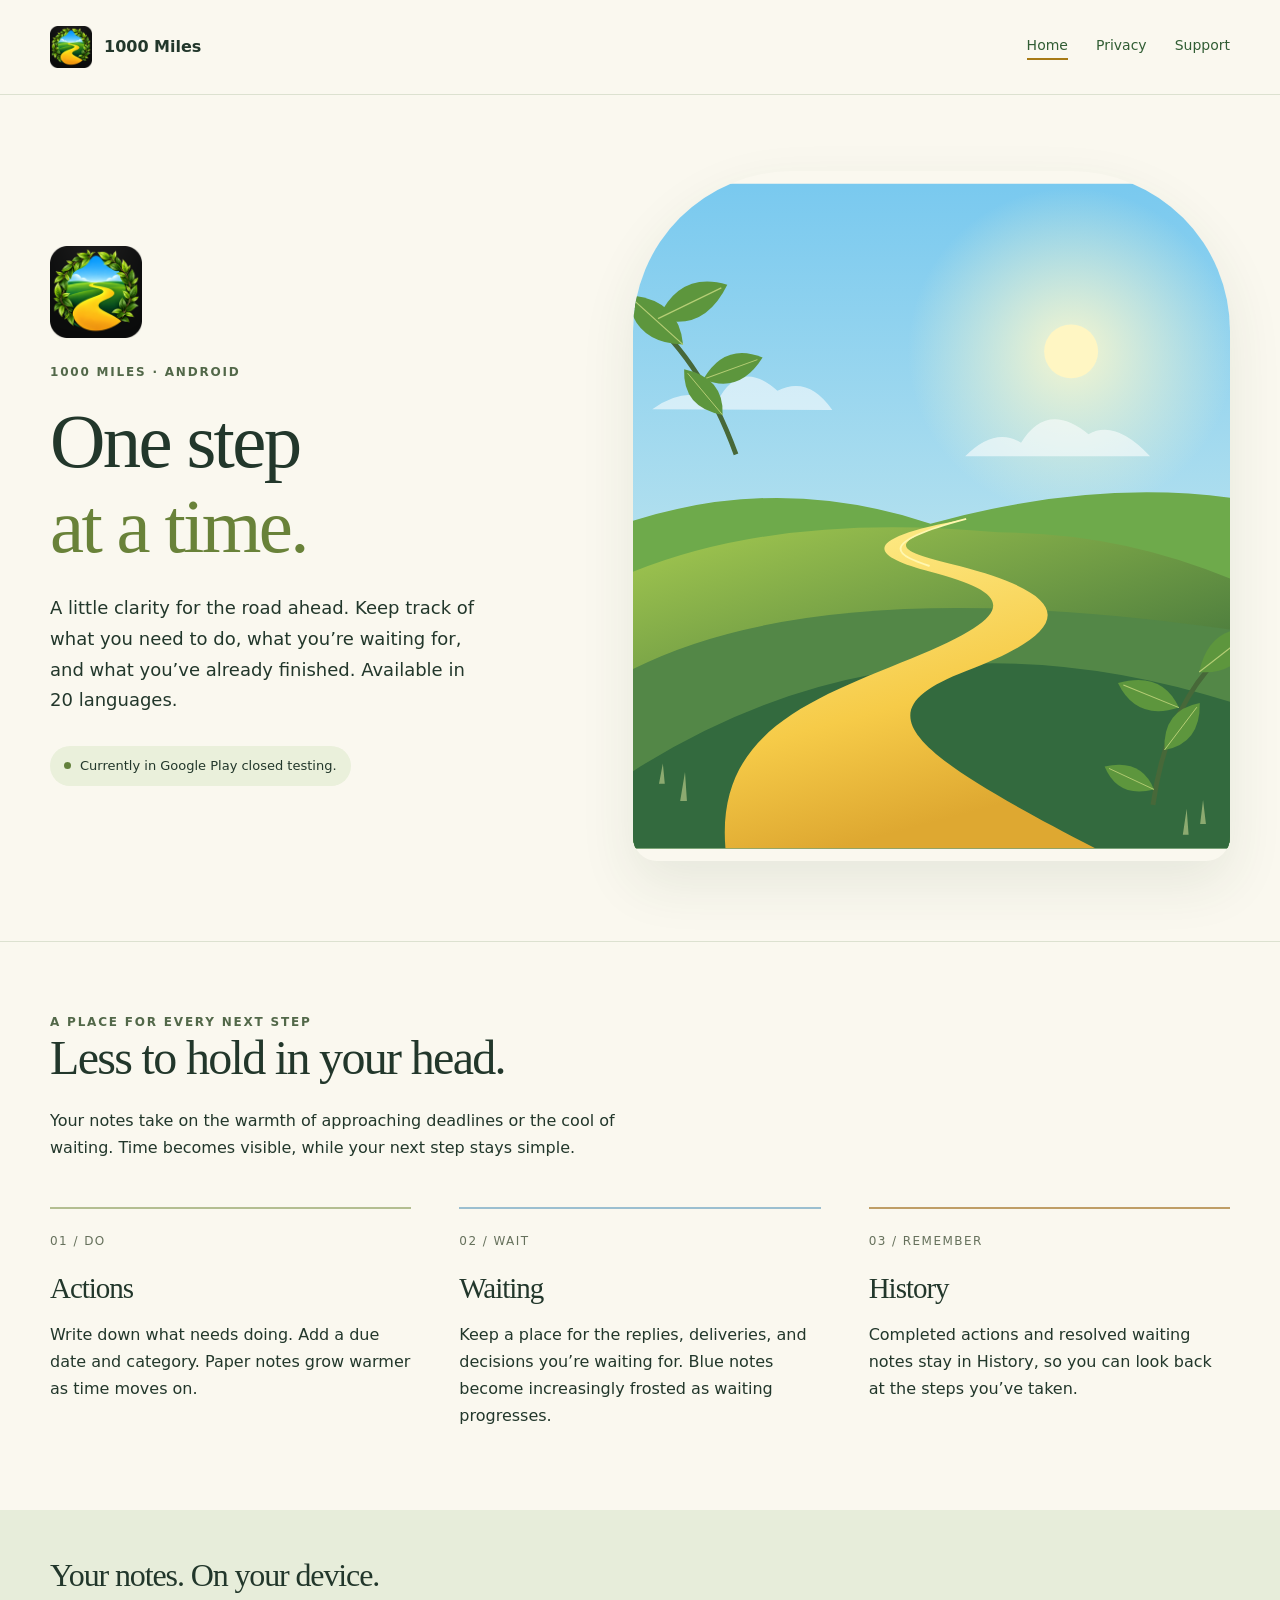
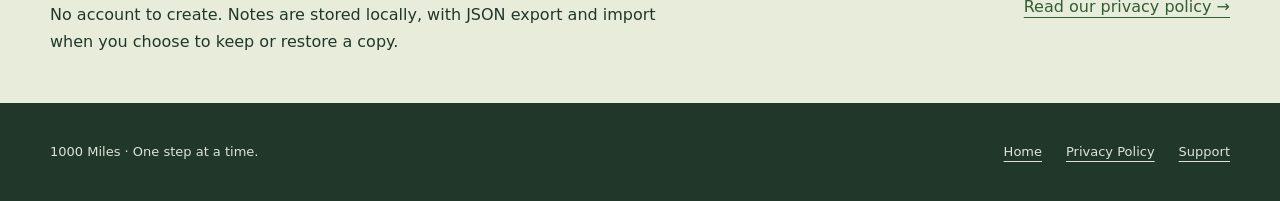
<file: index.html>
<!doctype html><html lang="en"><head><meta charset="utf-8"><meta name="viewport" content="width=device-width, initial-scale=1"><title>1000 Miles — One step at a time.</title><meta name="description" content="A calm Android app for your actions, the things you are waiting for, and the steps you have completed."><meta name="theme-color" content="#20372a"><link rel="canonical" href="https://sergeysolosin1979-prog.github.io/1000-miles-site/"><link rel="icon" href="assets/icon.png" type="image/png"><link rel="stylesheet" href="assets/site.css"></head><body><a class="skip" href="#main">Skip to content</a><header><div class="wrap"><a class="brand" href="index.html"><img src="assets/icon.png" alt="" width="42" height="42">1000 Miles</a><nav aria-label="Main navigation"><a href="index.html" aria-current="page">Home</a><a href="privacy.html">Privacy</a><a href="support.html">Support</a></nav></div></header><main id="main"><div class="wrap hero"><div><img class="hero-icon" src="assets/icon.png" width="92" height="92" alt="1000 Miles app icon: a golden road through green fields, framed by leaves"><div class="eyebrow">1000 Miles · Android</div><h1>One step<br><em>at a time.</em></h1><p>A little clarity for the road ahead. Keep track of what you need to do, what you’re waiting for, and what you’ve already finished. Available in 20 languages.</p><span class="status">Currently in Google Play closed testing.</span></div><img class="scene" src="assets/journey.svg" width="620" height="690" alt="A winding golden road through green summer fields under a sunny blue sky"></div><section class="journey"><div class="wrap"><div class="section-intro"><div class="eyebrow">A place for every next step</div><h2>Less to hold in your head.</h2><p>Your notes take on the warmth of approaching deadlines or the cool of waiting. Time becomes visible, while your next step stays simple.</p></div><div class="steps"><article class="step"><div class="number">01 / DO</div><h3>Actions</h3><p>Write down what needs doing. Add a due date and category. Paper notes grow warmer as time moves on.</p></article><article class="step"><div class="number">02 / WAIT</div><h3>Waiting</h3><p>Keep a place for the replies, deliveries, and decisions you’re waiting for. Blue notes become increasingly frosted as waiting progresses.</p></article><article class="step"><div class="number">03 / REMEMBER</div><h3>History</h3><p>Completed actions and resolved waiting notes stay in History, so you can look back at the steps you’ve taken.</p></article></div></div></section><section class="quiet"><div class="wrap"><div><h2>Your notes. On your device.</h2><p>No account to create. Notes are stored locally, with JSON export and import when you choose to keep or restore a copy.</p></div><a href="privacy.html">Read our privacy policy →</a></div></section></main><footer class="footer"><div class="wrap"><p>1000 Miles · One step at a time.</p><div class="footer-links"><a href="index.html">Home</a><a href="privacy.html">Privacy Policy</a><a href="support.html">Support</a></div></div></footer></body></html>
</file>
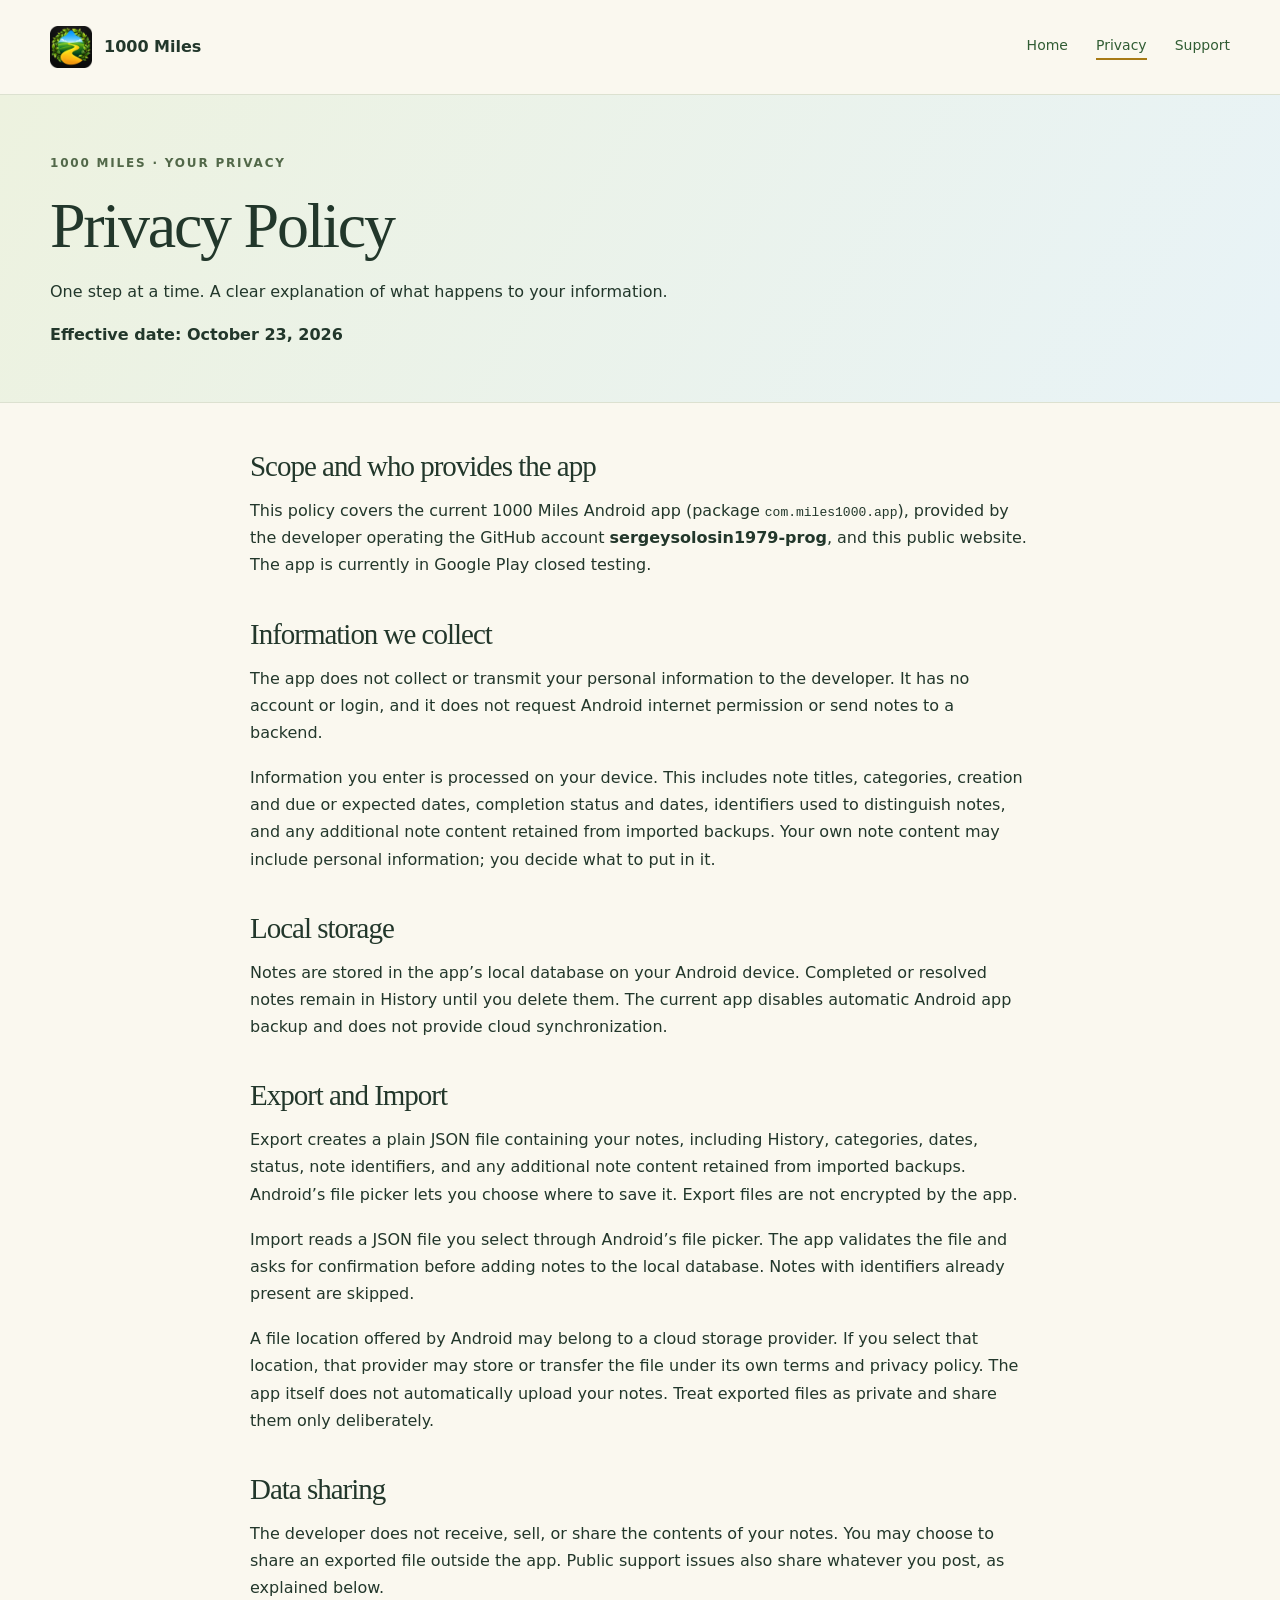
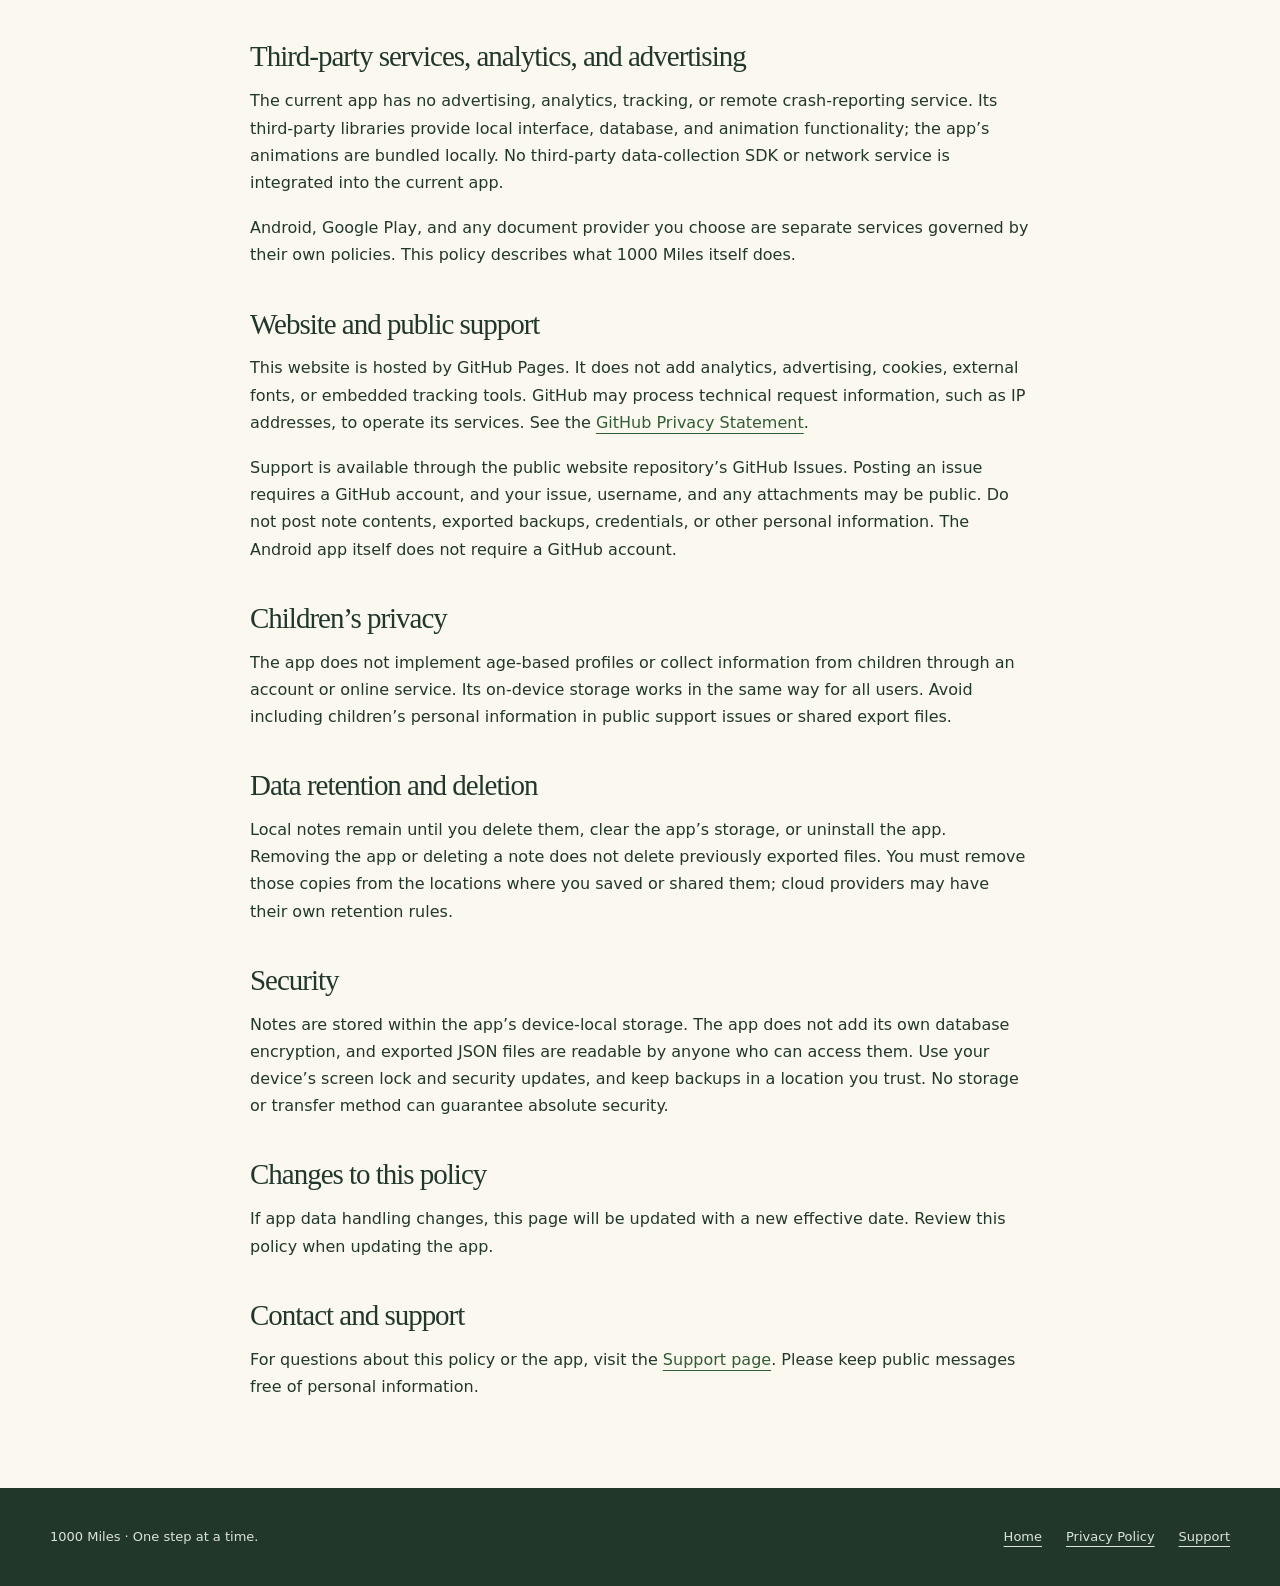
<file: privacy.html>
<!doctype html><html lang="en"><head><meta charset="utf-8"><meta name="viewport" content="width=device-width, initial-scale=1"><title>Privacy Policy — 1000 Miles</title><meta name="description" content="How 1000 Miles stores notes locally, handles JSON backups, and protects your choices."><meta name="theme-color" content="#20372a"><link rel="canonical" href="https://sergeysolosin1979-prog.github.io/1000-miles-site/privacy.html"><link rel="icon" href="assets/icon.png" type="image/png"><link rel="stylesheet" href="assets/site.css"></head><body><a class="skip" href="#main">Skip to content</a><header><div class="wrap"><a class="brand" href="index.html"><img src="assets/icon.png" alt="" width="42" height="42">1000 Miles</a><nav aria-label="Main navigation"><a href="index.html">Home</a><a href="privacy.html" aria-current="page">Privacy</a><a href="support.html">Support</a></nav></div></header><main id="main"><section class="page-title"><div class="wrap"><div class="eyebrow">1000 Miles · Your privacy</div><h1>Privacy Policy</h1><p>One step at a time. A clear explanation of what happens to your information.</p><p><strong>Effective date: October 23, 2026</strong></p></div></section><div class="wrap document"><h2>Scope and who provides the app</h2><p>This policy covers the current 1000 Miles Android app (package <code>com.miles1000.app</code>), provided by the developer operating the GitHub account <strong>sergeysolosin1979-prog</strong>, and this public website. The app is currently in Google Play closed testing.</p><h2>Information we collect</h2><p>The app does not collect or transmit your personal information to the developer. It has no account or login, and it does not request Android internet permission or send notes to a backend.</p><p>Information you enter is processed on your device. This includes note titles, categories, creation and due or expected dates, completion status and dates, identifiers used to distinguish notes, and any additional note content retained from imported backups. Your own note content may include personal information; you decide what to put in it.</p><h2>Local storage</h2><p>Notes are stored in the app’s local database on your Android device. Completed or resolved notes remain in History until you delete them. The current app disables automatic Android app backup and does not provide cloud synchronization.</p><h2>Export and Import</h2><p>Export creates a plain JSON file containing your notes, including History, categories, dates, status, note identifiers, and any additional note content retained from imported backups. Android’s file picker lets you choose where to save it. Export files are not encrypted by the app.</p><p>Import reads a JSON file you select through Android’s file picker. The app validates the file and asks for confirmation before adding notes to the local database. Notes with identifiers already present are skipped.</p><p>A file location offered by Android may belong to a cloud storage provider. If you select that location, that provider may store or transfer the file under its own terms and privacy policy. The app itself does not automatically upload your notes. Treat exported files as private and share them only deliberately.</p><h2>Data sharing</h2><p>The developer does not receive, sell, or share the contents of your notes. You may choose to share an exported file outside the app. Public support issues also share whatever you post, as explained below.</p><h2>Third-party services, analytics, and advertising</h2><p>The current app has no advertising, analytics, tracking, or remote crash-reporting service. Its third-party libraries provide local interface, database, and animation functionality; the app’s animations are bundled locally. No third-party data-collection SDK or network service is integrated into the current app.</p><p>Android, Google Play, and any document provider you choose are separate services governed by their own policies. This policy describes what 1000 Miles itself does.</p><h2>Website and public support</h2><p>This website is hosted by GitHub Pages. It does not add analytics, advertising, cookies, external fonts, or embedded tracking tools. GitHub may process technical request information, such as IP addresses, to operate its services. See the <a href="https://docs.github.com/en/site-policy/privacy-policies/github-general-privacy-statement">GitHub Privacy Statement</a>.</p><p>Support is available through the public website repository’s GitHub Issues. Posting an issue requires a GitHub account, and your issue, username, and any attachments may be public. Do not post note contents, exported backups, credentials, or other personal information. The Android app itself does not require a GitHub account.</p><h2>Children’s privacy</h2><p>The app does not implement age-based profiles or collect information from children through an account or online service. Its on-device storage works in the same way for all users. Avoid including children’s personal information in public support issues or shared export files.</p><h2>Data retention and deletion</h2><p>Local notes remain until you delete them, clear the app’s storage, or uninstall the app. Removing the app or deleting a note does not delete previously exported files. You must remove those copies from the locations where you saved or shared them; cloud providers may have their own retention rules.</p><h2>Security</h2><p>Notes are stored within the app’s device-local storage. The app does not add its own database encryption, and exported JSON files are readable by anyone who can access them. Use your device’s screen lock and security updates, and keep backups in a location you trust. No storage or transfer method can guarantee absolute security.</p><h2>Changes to this policy</h2><p>If app data handling changes, this page will be updated with a new effective date. Review this policy when updating the app.</p><h2>Contact and support</h2><p>For questions about this policy or the app, visit the <a href="support.html">Support page</a>. Please keep public messages free of personal information.</p></div></main><footer class="footer"><div class="wrap"><p>1000 Miles · One step at a time.</p><div class="footer-links"><a href="index.html">Home</a><a href="privacy.html">Privacy Policy</a><a href="support.html">Support</a></div></div></footer></body></html>
</file>
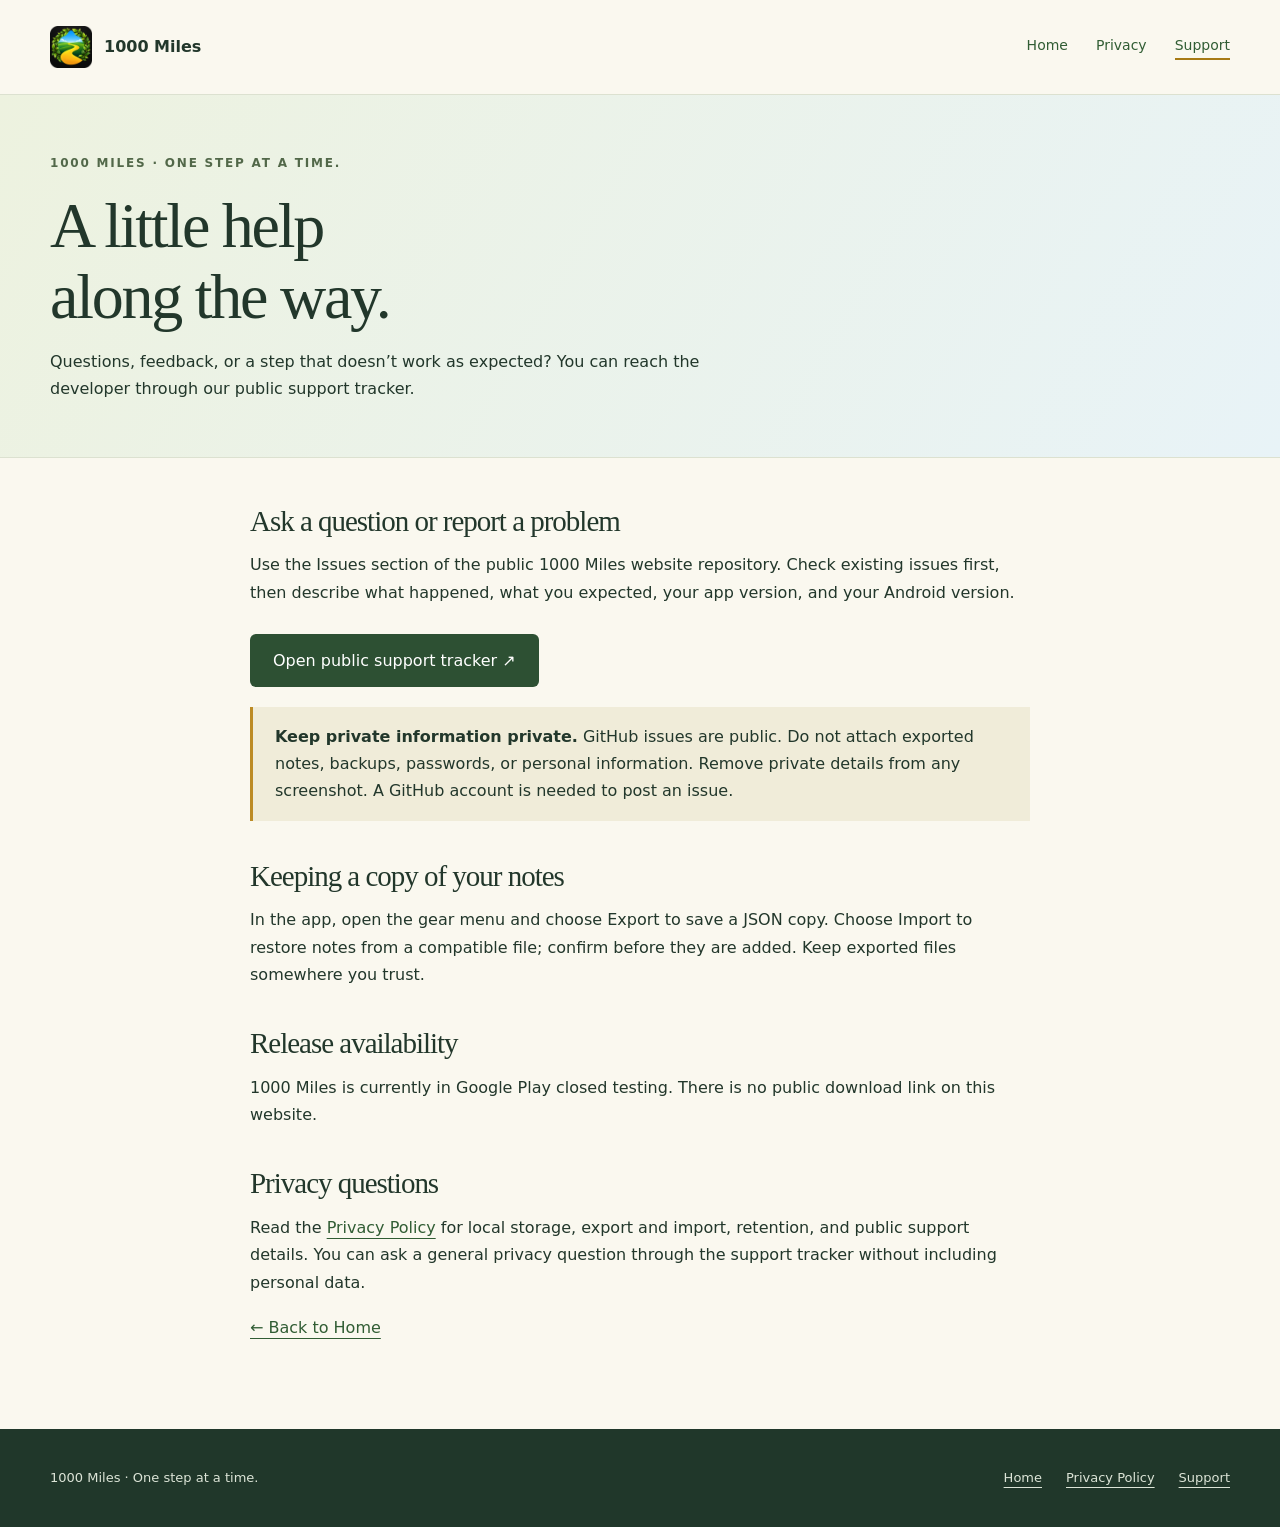
<file: support.html>
<!doctype html><html lang="en"><head><meta charset="utf-8"><meta name="viewport" content="width=device-width, initial-scale=1"><title>Support — 1000 Miles</title><meta name="description" content="Help and feedback for 1000 Miles, with public GitHub Issues and privacy information."><meta name="theme-color" content="#20372a"><link rel="canonical" href="https://sergeysolosin1979-prog.github.io/1000-miles-site/support.html"><link rel="icon" href="assets/icon.png" type="image/png"><link rel="stylesheet" href="assets/site.css"></head><body><a class="skip" href="#main">Skip to content</a><header><div class="wrap"><a class="brand" href="index.html"><img src="assets/icon.png" alt="" width="42" height="42">1000 Miles</a><nav aria-label="Main navigation"><a href="index.html">Home</a><a href="privacy.html">Privacy</a><a href="support.html" aria-current="page">Support</a></nav></div></header><main id="main"><section class="page-title"><div class="wrap"><div class="eyebrow">1000 Miles · One step at a time.</div><h1>A little help<br>along the way.</h1><p>Questions, feedback, or a step that doesn’t work as expected? You can reach the developer through our public support tracker.</p></div></section><div class="wrap document"><h2>Ask a question or report a problem</h2><p>Use the Issues section of the public 1000 Miles website repository. Check existing issues first, then describe what happened, what you expected, your app version, and your Android version.</p><a class="button" href="https://github.com/sergeysolosin1979-prog/1000-miles-site/issues">Open public support tracker ↗</a><p class="notice"><strong>Keep private information private.</strong> GitHub issues are public. Do not attach exported notes, backups, passwords, or personal information. Remove private details from any screenshot. A GitHub account is needed to post an issue.</p><h2>Keeping a copy of your notes</h2><p>In the app, open the gear menu and choose Export to save a JSON copy. Choose Import to restore notes from a compatible file; confirm before they are added. Keep exported files somewhere you trust.</p><h2>Release availability</h2><p>1000 Miles is currently in Google Play closed testing. There is no public download link on this website.</p><h2>Privacy questions</h2><p>Read the <a href="privacy.html">Privacy Policy</a> for local storage, export and import, retention, and public support details. You can ask a general privacy question through the support tracker without including personal data.</p><p><a href="index.html">← Back to Home</a></p></div></main><footer class="footer"><div class="wrap"><p>1000 Miles · One step at a time.</p><div class="footer-links"><a href="index.html">Home</a><a href="privacy.html">Privacy Policy</a><a href="support.html">Support</a></div></div></footer></body></html>
</file>
<file: assets/site.css>
*{box-sizing:border-box}html{scroll-behavior:smooth}body{margin:0;color:#22372b;background:#faf8ef;font-family:system-ui,-apple-system,BlinkMacSystemFont,"Segoe UI",sans-serif;line-height:1.7}a{color:#315d34;text-underline-offset:5px}a:hover{color:#704b0c}a:focus-visible{outline:3px solid #a26916;outline-offset:5px}.wrap{width:min(1180px,calc(100% - 48px));margin:auto}.skip{position:absolute;top:-100px;background:white;padding:12px}.skip:focus{top:0;z-index:10}header{padding:26px 0;border-bottom:1px solid #dce1d0}header .wrap{display:flex;align-items:center;justify-content:space-between;gap:20px}.brand{display:flex;align-items:center;gap:12px;text-decoration:none;font-weight:650;color:#22372b;white-space:nowrap}.brand img{width:42px;height:42px}nav{display:flex;gap:28px}nav a{text-decoration:none;font-size:14px}nav a[aria-current=page]{border-bottom:2px solid #a77a15}h1,h2,h3{font-family:Georgia,"Times New Roman",serif;font-weight:400;line-height:1.1;letter-spacing:-.035em}h1{font-size:clamp(48px,6vw,82px);margin:18px 0 24px}h2{font-size:clamp(34px,4vw,48px);margin:0 0 22px}h3{font-size:29px;margin:0 0 12px}.eyebrow{font-size:12px;letter-spacing:.15em;text-transform:uppercase;font-weight:650;color:#526849}.hero{display:grid;grid-template-columns:1fr 1.15fr;align-items:center;gap:64px;padding:76px 0 80px}.hero p{max-width:430px;font-size:18px}.hero-icon{width:92px;height:92px;display:block;margin-bottom:24px}.hero h1 em{font-style:normal;color:#698239}.scene{width:100%;display:block;border-radius:160px 160px 24px 24px;box-shadow:0 22px 55px #29472b18}.status{display:inline-flex;align-items:center;gap:9px;font-size:13px;background:#eaf0db;padding:9px 14px;border-radius:30px;margin-top:12px}.status:before{content:"";width:7px;height:7px;border-radius:50%;background:#63813c}.journey{padding:70px 0 80px;border-top:1px solid #dce1d0}.section-intro{max-width:580px;margin-bottom:45px}.steps{display:grid;grid-template-columns:repeat(3,1fr);gap:48px}.step{border-top:2px solid #b3be91;padding-top:22px}.step:nth-child(2){border-color:#9bbfd0}.step:nth-child(3){border-color:#bf9e66}.number{font-size:12px;letter-spacing:.12em;color:#66715c;margin-bottom:22px}.step p{margin-bottom:0}.quiet{background:#e7edda;padding:48px 0}.quiet .wrap{display:flex;justify-content:space-between;align-items:center;gap:36px}.quiet h2{font-size:32px;margin:0 0 8px}.quiet p{margin:0;max-width:620px}.quiet a{white-space:nowrap}.page-title{padding:58px 0 38px;background:linear-gradient(120deg,#edf2df,#e8f3f7);border-bottom:1px solid #dce1d0}.page-title h1{font-size:clamp(44px,6vw,64px);margin-bottom:16px}.page-title p{max-width:660px}.document{max-width:780px;padding:48px 0 70px}.document h2{font-size:29px;margin:40px 0 14px}.document h2:first-child{margin-top:0}.document p{margin:0 0 18px}.document li{margin:8px 0}.button{display:inline-block;border-radius:6px;background:#2d5033;color:#fff;text-decoration:none;padding:13px 23px;margin:10px 0 20px}.button:hover{background:#456d3d;color:white}.notice{border-left:3px solid #bc8b25;padding:16px 22px;background:#f0ecd9}.footer{background:#20372a;color:#dce4d7;padding:38px 0}.footer .wrap{display:flex;justify-content:space-between;gap:24px}.footer p{margin:0;font-size:13px}.footer a{color:#dce4d7;font-size:13px}.footer-links{display:flex;gap:24px}@media(max-width:850px){.hero{gap:35px;padding:48px 0}.steps{gap:25px}.hero h1{font-size:55px}}@media(max-width:620px){.wrap{width:calc(100% - 36px)}header{padding:18px 0}header .wrap{gap:14px;flex-wrap:wrap}nav{gap:22px}.brand{font-size:16px}.brand img{width:34px;height:34px}.hero{grid-template-columns:1fr;gap:30px;padding:38px 0 48px}.hero h1{font-size:55px}.hero-icon{width:72px;height:72px}.hero p{font-size:17px}.scene{max-height:410px;object-fit:cover;object-position:center}.steps{grid-template-columns:1fr;gap:34px}.journey{padding:46px 0}.quiet .wrap,.footer .wrap{display:block}.quiet a{display:inline-block;margin-top:20px}.footer-links{margin-top:20px}.page-title{padding:35px 0 22px}.document{padding-top:32px}.document h2{font-size:27px}}@media(prefers-reduced-motion:reduce){html{scroll-behavior:auto}}
</file>
